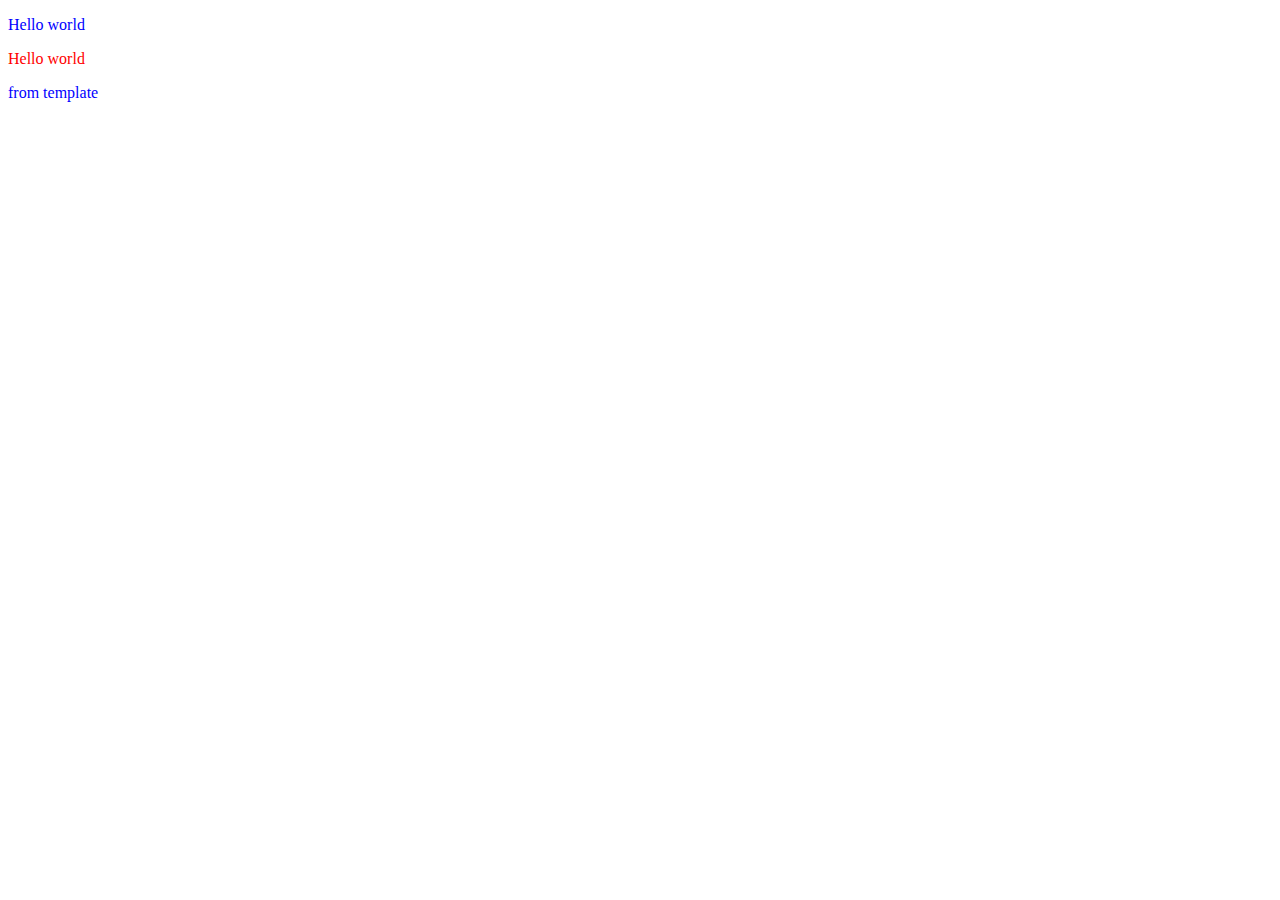
<file: 1-CustomComponents/index.html>
<!DOCTYPE html>
<html lang="en">
<head>
  <meta charset="UTF-8">
  <meta name="viewport" content="width=device-width, initial-scale=1.0">
  <title>Document</title>
</head>
<body>
  <my-element size="100"></my-element>
  <script type="module" src="./my-element.js"></script>
</body>
</html>
</file>
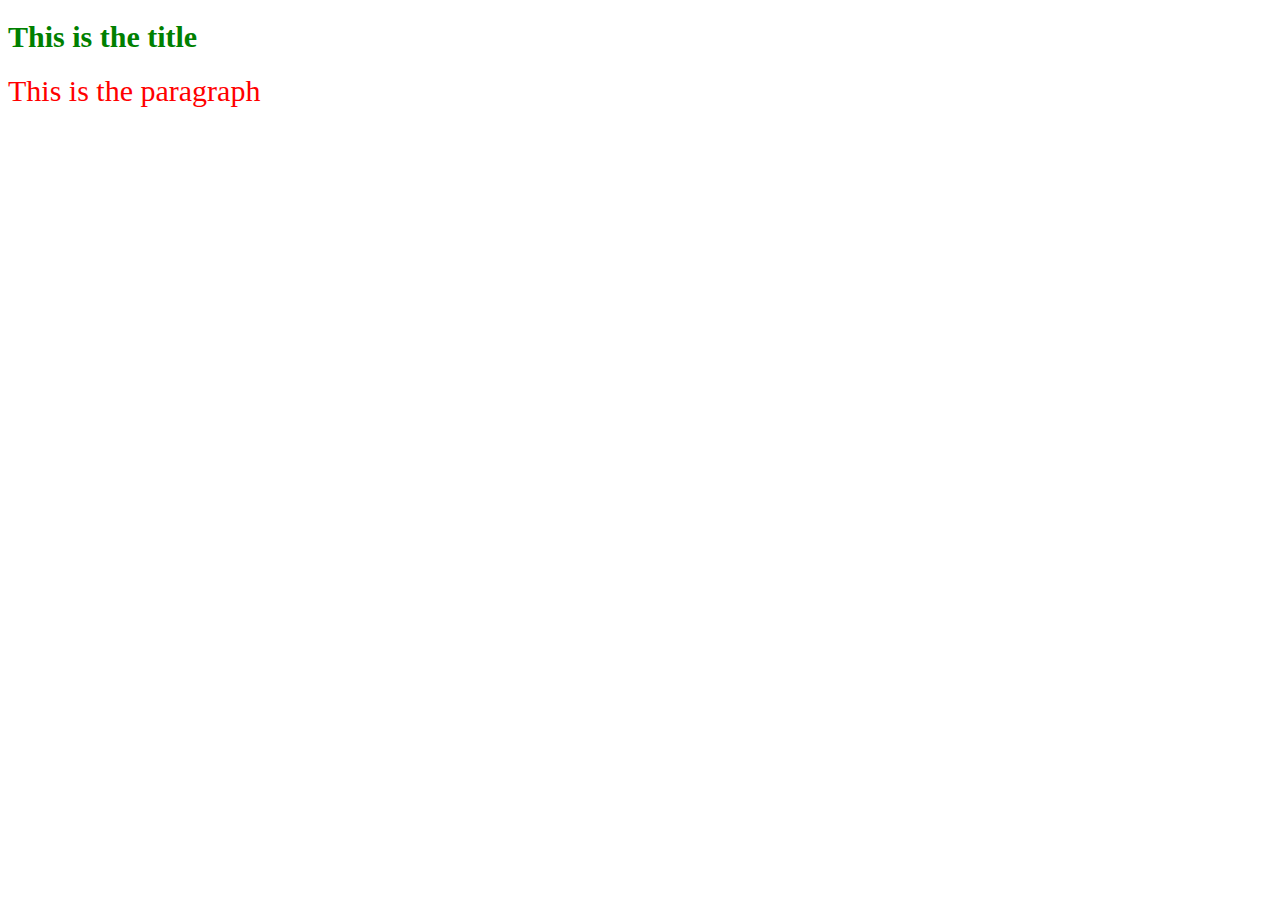
<file: 10-::slotted/index.html>
<!DOCTYPE html>
<html lang="en">
<head>
  <meta charset="UTF-8">
  <meta name="viewport" content="width=device-width, initial-scale=1.0">
  <title>Document</title>
</head>
<body>
  <my-element>
    <span class="text" slot="title">This is the title</span>
    <span slot="paragraph">This is the paragraph</span>

  </my-element>
  <script type="module" src="./my-element.js"></script>
</body>
</html>
</file>
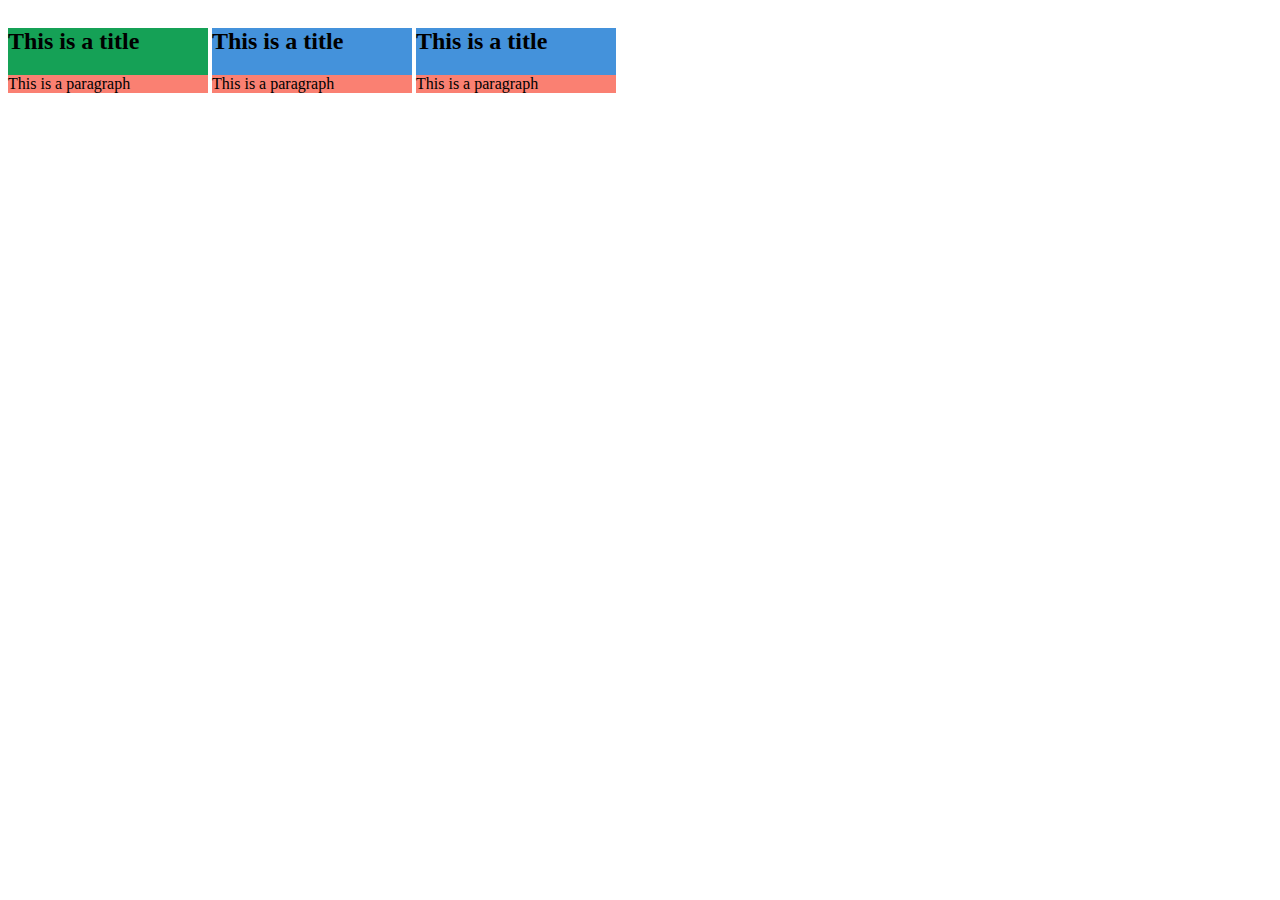
<file: 11-custom-styles/index.html>
<!DOCTYPE html>
<html lang="en">
<head>
  <meta charset="UTF-8">
  <meta name="viewport" content="width=device-width, initial-scale=1.0">
  <title>Document</title>
</head>
<style>
  my-element{
    --primary-color: rgb(68, 146, 219);
  }
  .primary{
    --primary-color: rgb(21, 161, 86);
  }

</style>
<body>
  <my-element class="primary" title="This is a title" paragraph="This is a paragraph"></my-element>
  <my-element title="This is a title" paragraph="This is a paragraph"></my-element>
  <my-element title="This is a title" paragraph="This is a paragraph"></my-element>
  <script type="module" src="./my-element.js"></script>
</body>
</html>
</file>
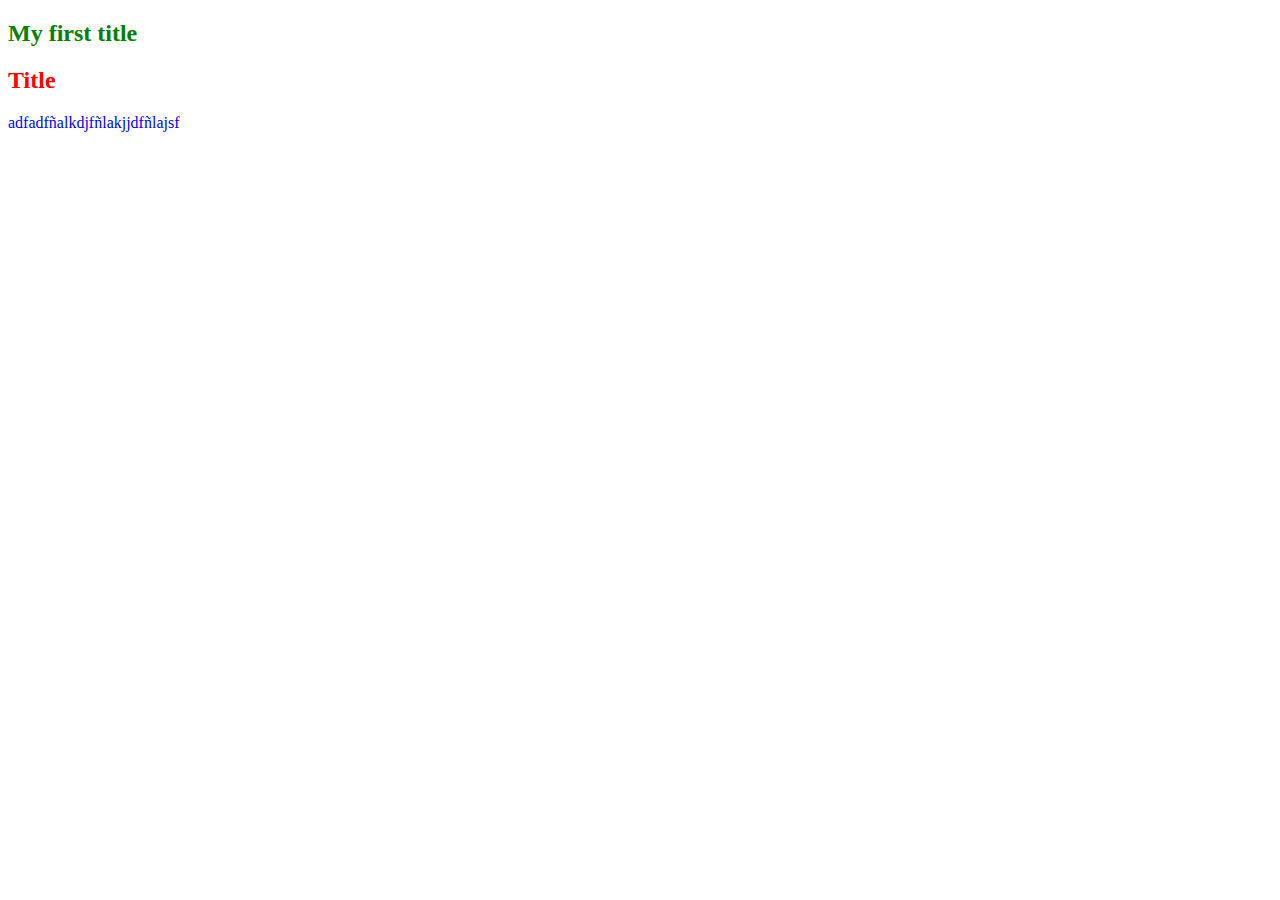
<file: 2-Templates/index.html>
<!DOCTYPE html>
<html lang="en">
<head>
  <meta charset="UTF-8">
  <meta name="viewport" content="width=device-width, initial-scale=1.0">
  <title>Document</title>
</head>
<style>
  
  .title {
    color: green;
  }
</style>
<body>
  <h2 class="title">My first title</h2>
  <my-element></my-element>
  <script type="module" src="./my-element.js"></script>
</body>
</html>
</file>
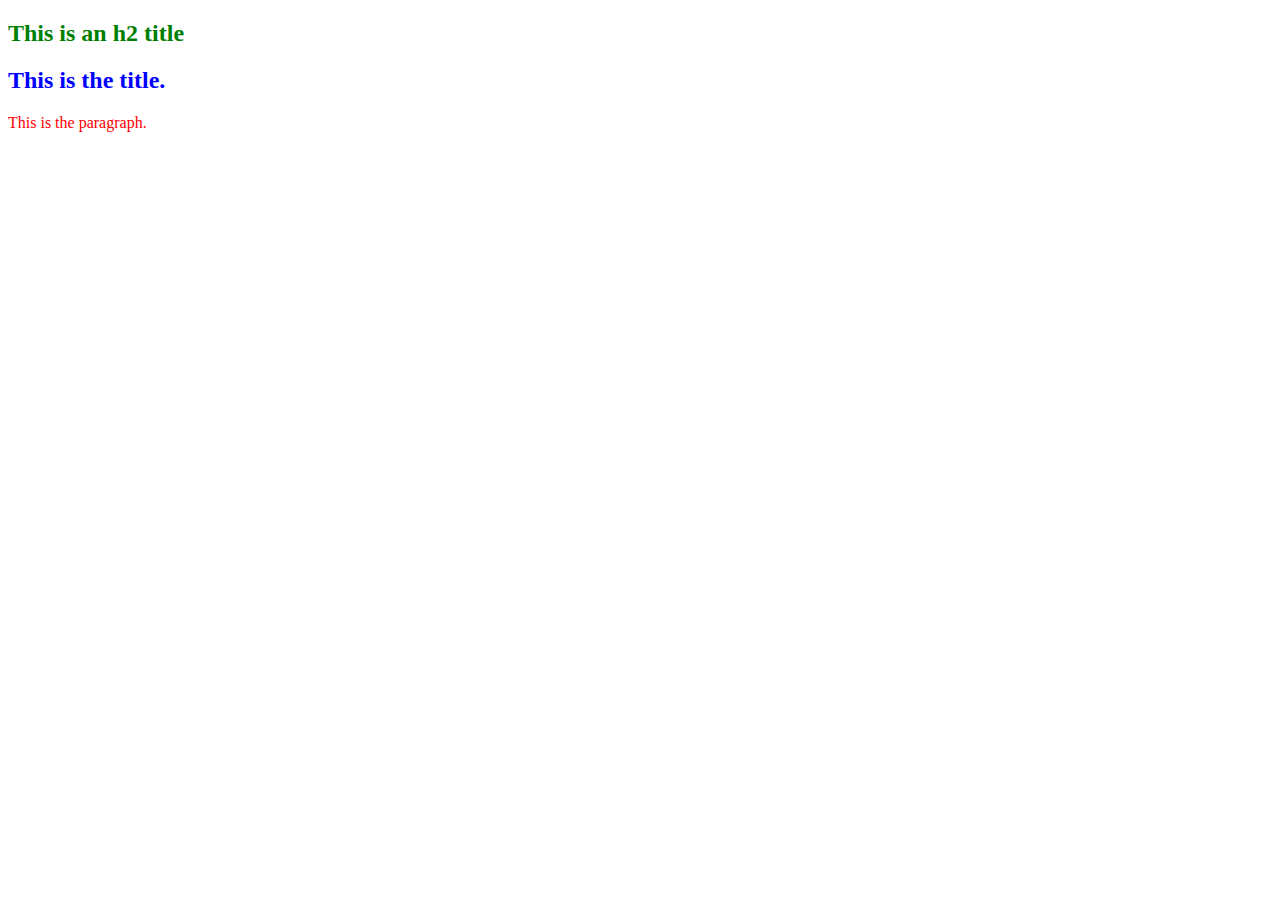
<file: 3-ShadowDom/index.html>
<!DOCTYPE html>
<html lang="en">
<head>
  <meta charset="UTF-8">
  <meta name="viewport" content="width=device-width, initial-scale=1.0">
  <title>Document</title>
</head>
<style>
  h2{
    color: green;

  }
</style>
<body>
  <h2>This is an h2 title</h2>
  <my-element></my-element>
  <script type="module" src="./my-element.js"></script>
</body>
</html>
</file>
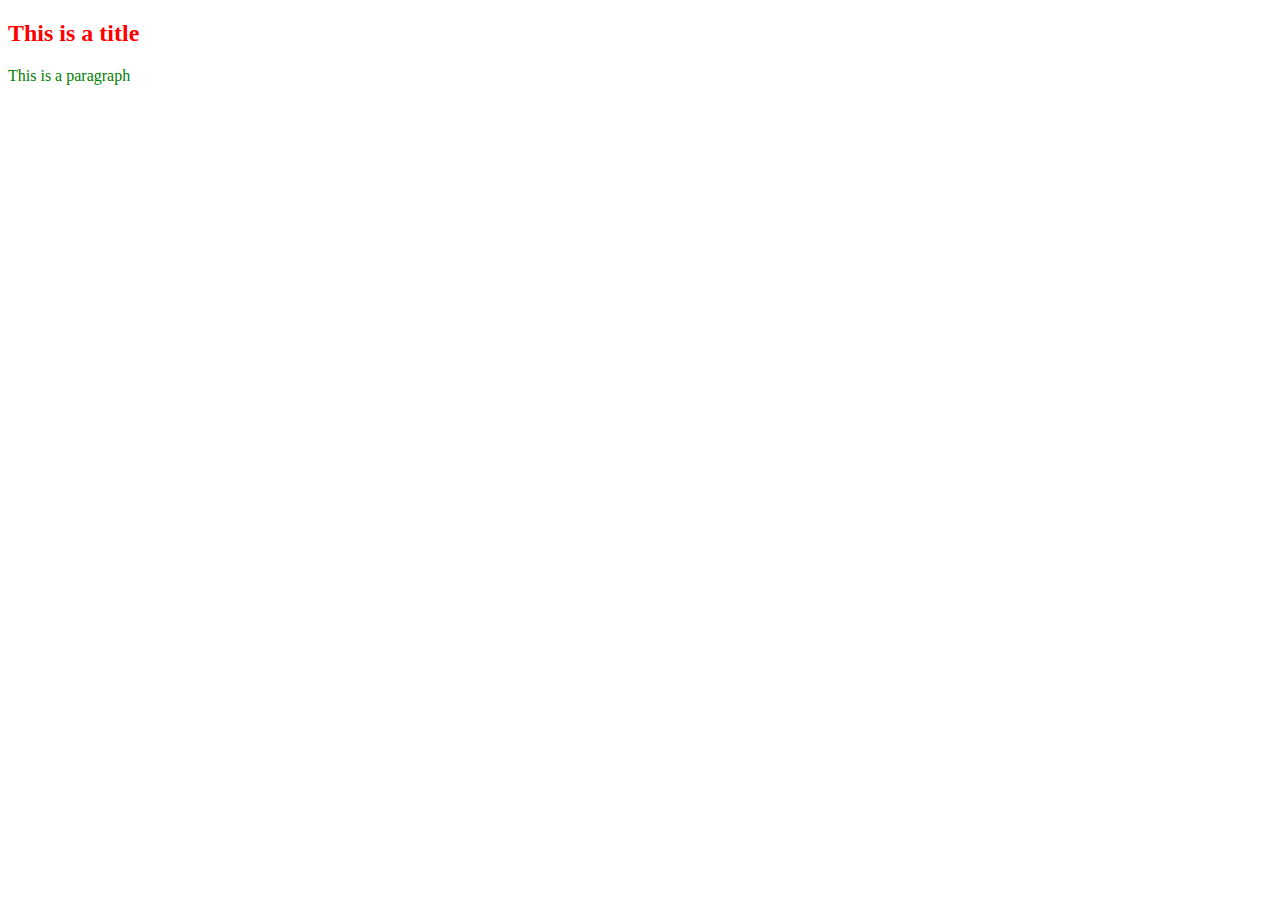
<file: 5-MultiContentSlots/index.html>
<!DOCTYPE html>
<html lang="en">
<head>
  <meta charset="UTF-8">
  <meta name="viewport" content="width=device-width, initial-scale=1.0">
  <title>Document</title>
</head>
<body>
  <my-element>
    <span slot="title">This is a title</span>
    <span slot="paragraph">This is a paragraph</span>
  </my-element>
  <script type="module" src="./my-element.js"></script>
</body>
</html>
</file>
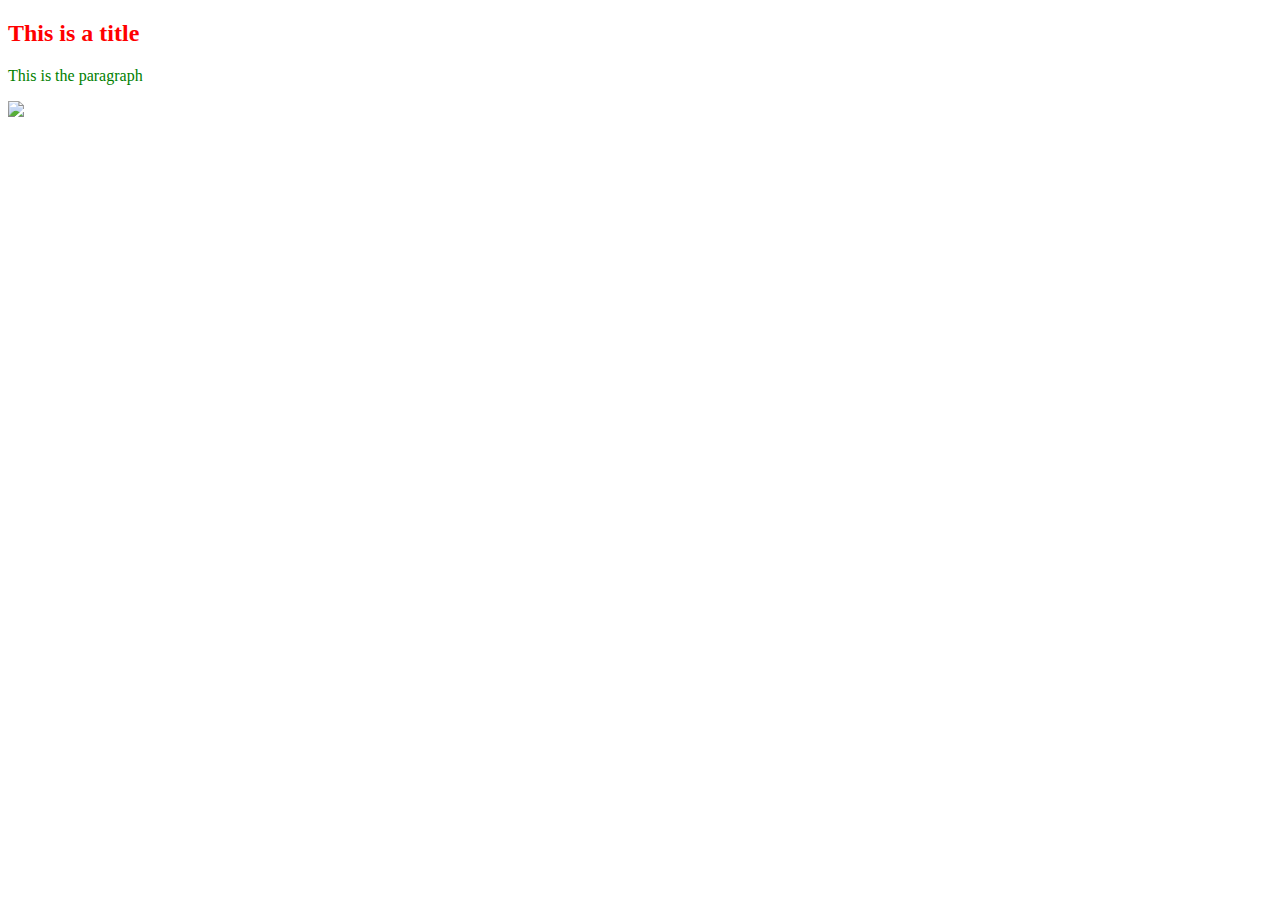
<file: 7-attributeChangedCallback/index.html>
<!DOCTYPE html>
<html lang="en">
<head>
  <meta charset="UTF-8">
  <meta name="viewport" content="width=device-width, initial-scale=1.0">
  <title>Document</title>
</head>
<body>
  <my-element title="This is a title" paragraph="This is the paragraph" img="https://images.pexels.com/photos/1996332/pexels-photo-1996332.jpeg"></my-element>
  <script type="module" src="./my-element.js"></script>
</body>
</html>
</file>
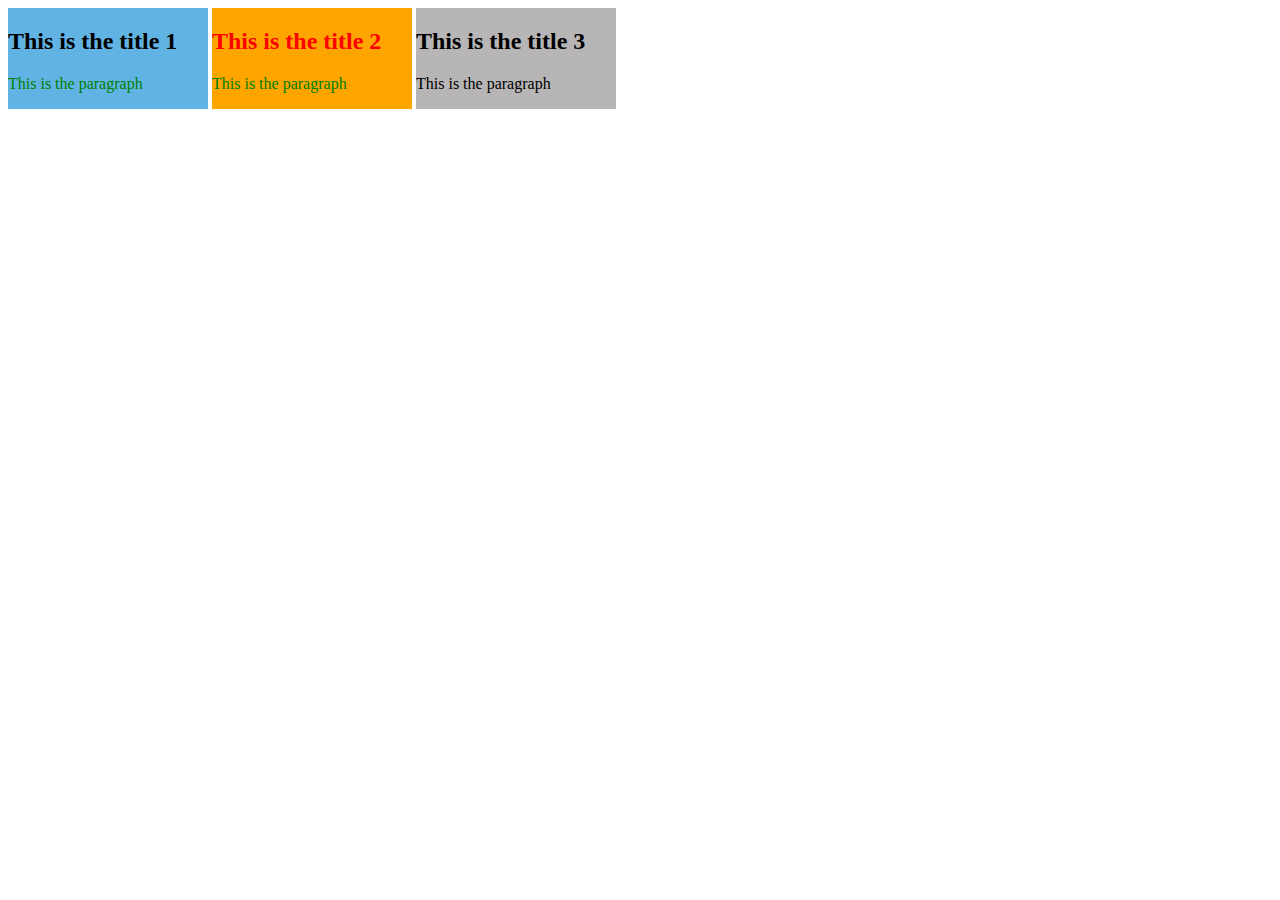
<file: 9-:host/index.html>
<!DOCTYPE html>
<html lang="en">
<head>
  <meta charset="UTF-8">
  <meta name="viewport" content="width=device-width, initial-scale=1.0">
  <title>Document</title>
</head>
<body>
  <my-element class="blue" title="This is the title 1" paragraph="This is the paragraph"></my-element>
  <my-element orange title="This is the title 2" paragraph="This is the paragraph"></my-element>
  <my-element title="This is the title 3" paragraph="This is the paragraph"></my-element>
  <script type="module" src="./my-element.js"></script>
</body>
</html>
</file>
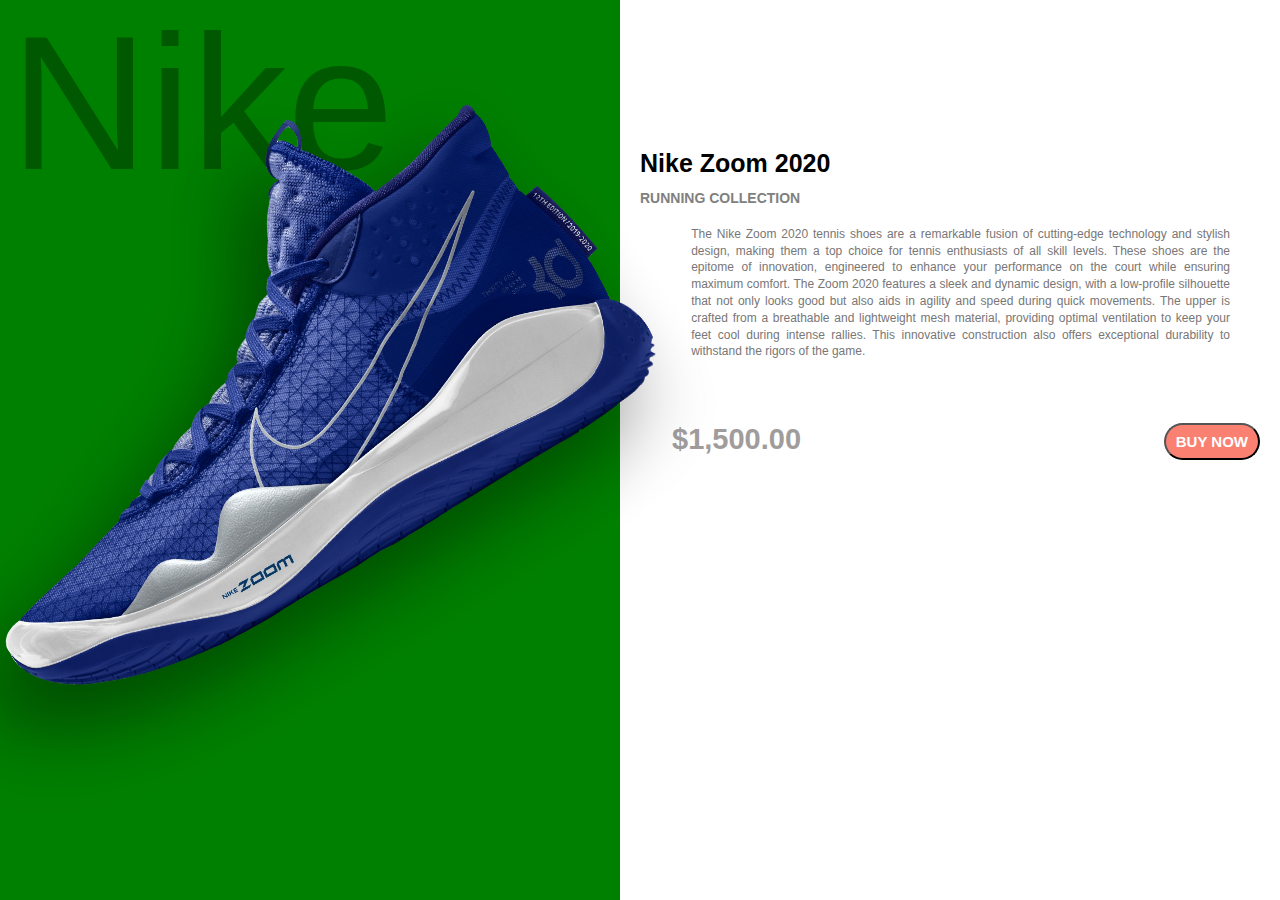
<file: 12-proyect/mySolution/index.html>
<!DOCTYPE html>
<html lang="en">
<head>
  <meta charset="UTF-8">
  <meta name="viewport" content="width=device-width, initial-scale=1.0">
  <title>Document</title>
  <link rel="stylesheet" href="./styles/styles.css">
</head>

<body>
  <product-card 
      img="./assets/images/nike-blue.png" 
      title="Nike Zoom 2020" 
      collection="RUNNING COLLECTION" 
      description="The Nike Zoom 2020 tennis shoes are a remarkable fusion of cutting-edge technology and stylish design, making them a top choice for tennis enthusiasts of all skill levels. These shoes are the epitome of innovation, engineered to enhance your performance on the court while ensuring maximum comfort. The Zoom 2020 features a sleek and dynamic design, with a low-profile silhouette that not only looks good but also aids in agility and speed during quick movements. The upper is crafted from a breathable and lightweight mesh material, providing optimal ventilation to keep your feet cool during intense rallies. This innovative construction also offers exceptional durability to withstand the rigors of the game." 
      price="1500"
    >
    </product-card>

  <script type="module" src="./app.js"></script>
</body>
</html>
</file>
<file: 12-proyect/mySolution/styles/styles.css>
* {
  margin: 0;
  padding: 0;
  box-sizing: border-box;
}

html{
  font-size: 62.5%;
  font-family: Arial, Helvetica, sans-serif;
}

product-card { 
  --primary-color: green;
  --button-color: salmon;
}


/* .product-card__logo {
  position: relative;
  background-color: #515fa9;
  height: 40vh;


}
.product-card__logo::before {
  position: absolute;
  content: 'Nike';
  font-size: 18vw;
  color: #0000004d;
  top: 10px;
  left: 10px;
  }
.product-card__image {
  position: absolute;
  width: 90%;
  bottom: -15vw;
  
}


.product-card__container {
  padding: 10vw 20px 10px;
}

.product-card__title {
  font-size: 2.5rem;
  margin-bottom: 20px;
}

.product-card__title span {
  font-size: 1.4rem;
  color: grey;
}

.product-card__description {
  font-size: 1.2rem;
  margin-bottom: 7vh;
  line-height: 1.4;
  text-align: justify;
  color: #787676;
}


.product-card__footer {
  display: flex;
  justify-content: space-around;
  flex-wrap: wrap;
}

.product-card__price {
  font-size: 2.9rem;
  font-weight: bold;
  color: #a09c9c;
}

.product-card__buybutton {
  background-color: #515fa9;
  color: white;
  font-weight: bold;
  padding: 8px 10px;
  border-radius: 20px;
  font-size: 1.5rem;
}

@media screen and (min-width:800px){
  

  .product-card__logo {
    height: 100vh;
    width: 50vw;
  }

  .product-card__container {
    width: 50vw;
  }

  .product-card__image {
    width: 140%;
    top: 15vh;
    transform: rotate(-30deg);
    left: -15vw;
  }

  .product-card__logo::before {
    font-size: 15vw;
    top: -8px;
  }

  .product-card__description {
    padding-left: 4vw;
    padding-right: 30px;
  }

  .product-card__footer {
    justify-content: space-between;
  }

  .product-card__title span {
    display: block;
    margin-top: 12px;
  }

  .product-card {
    display: flex;
  }

  .product-card__price {
    margin-left: 32px;
  }

}
 */
</file>
